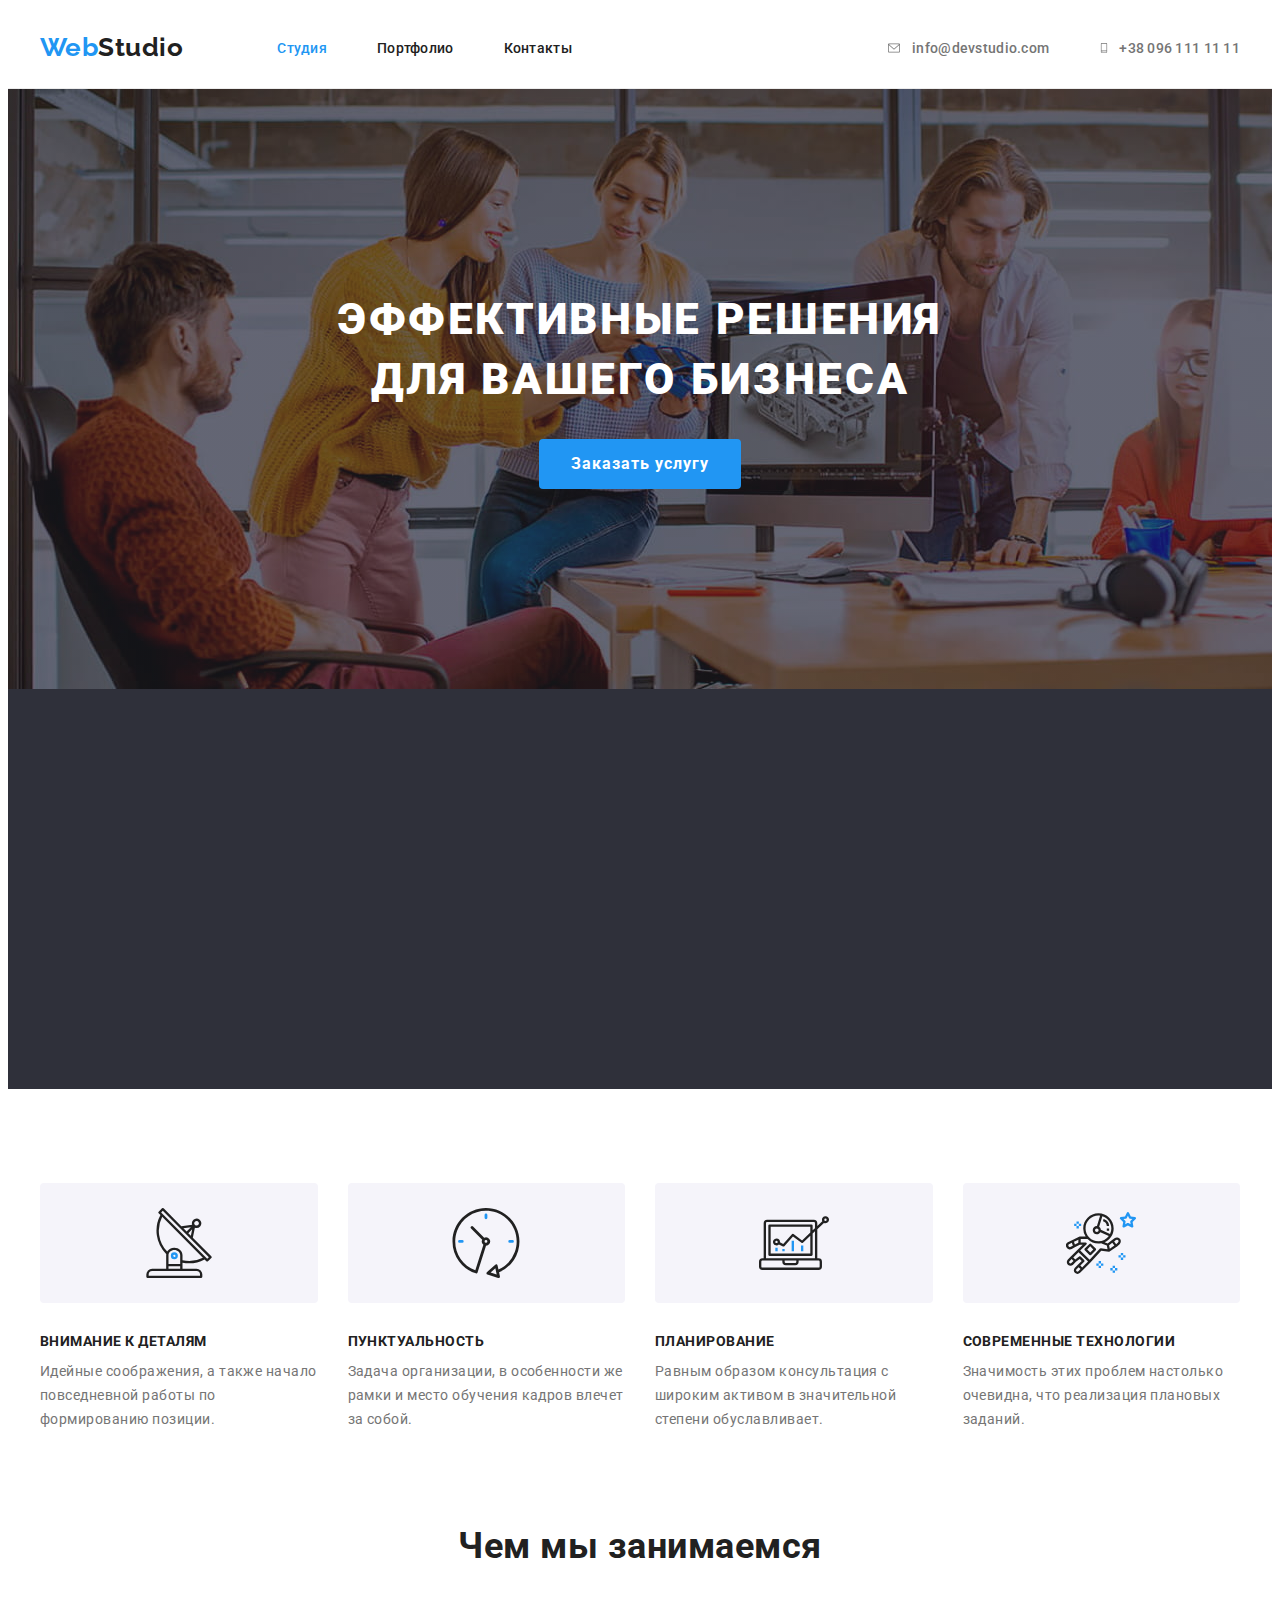
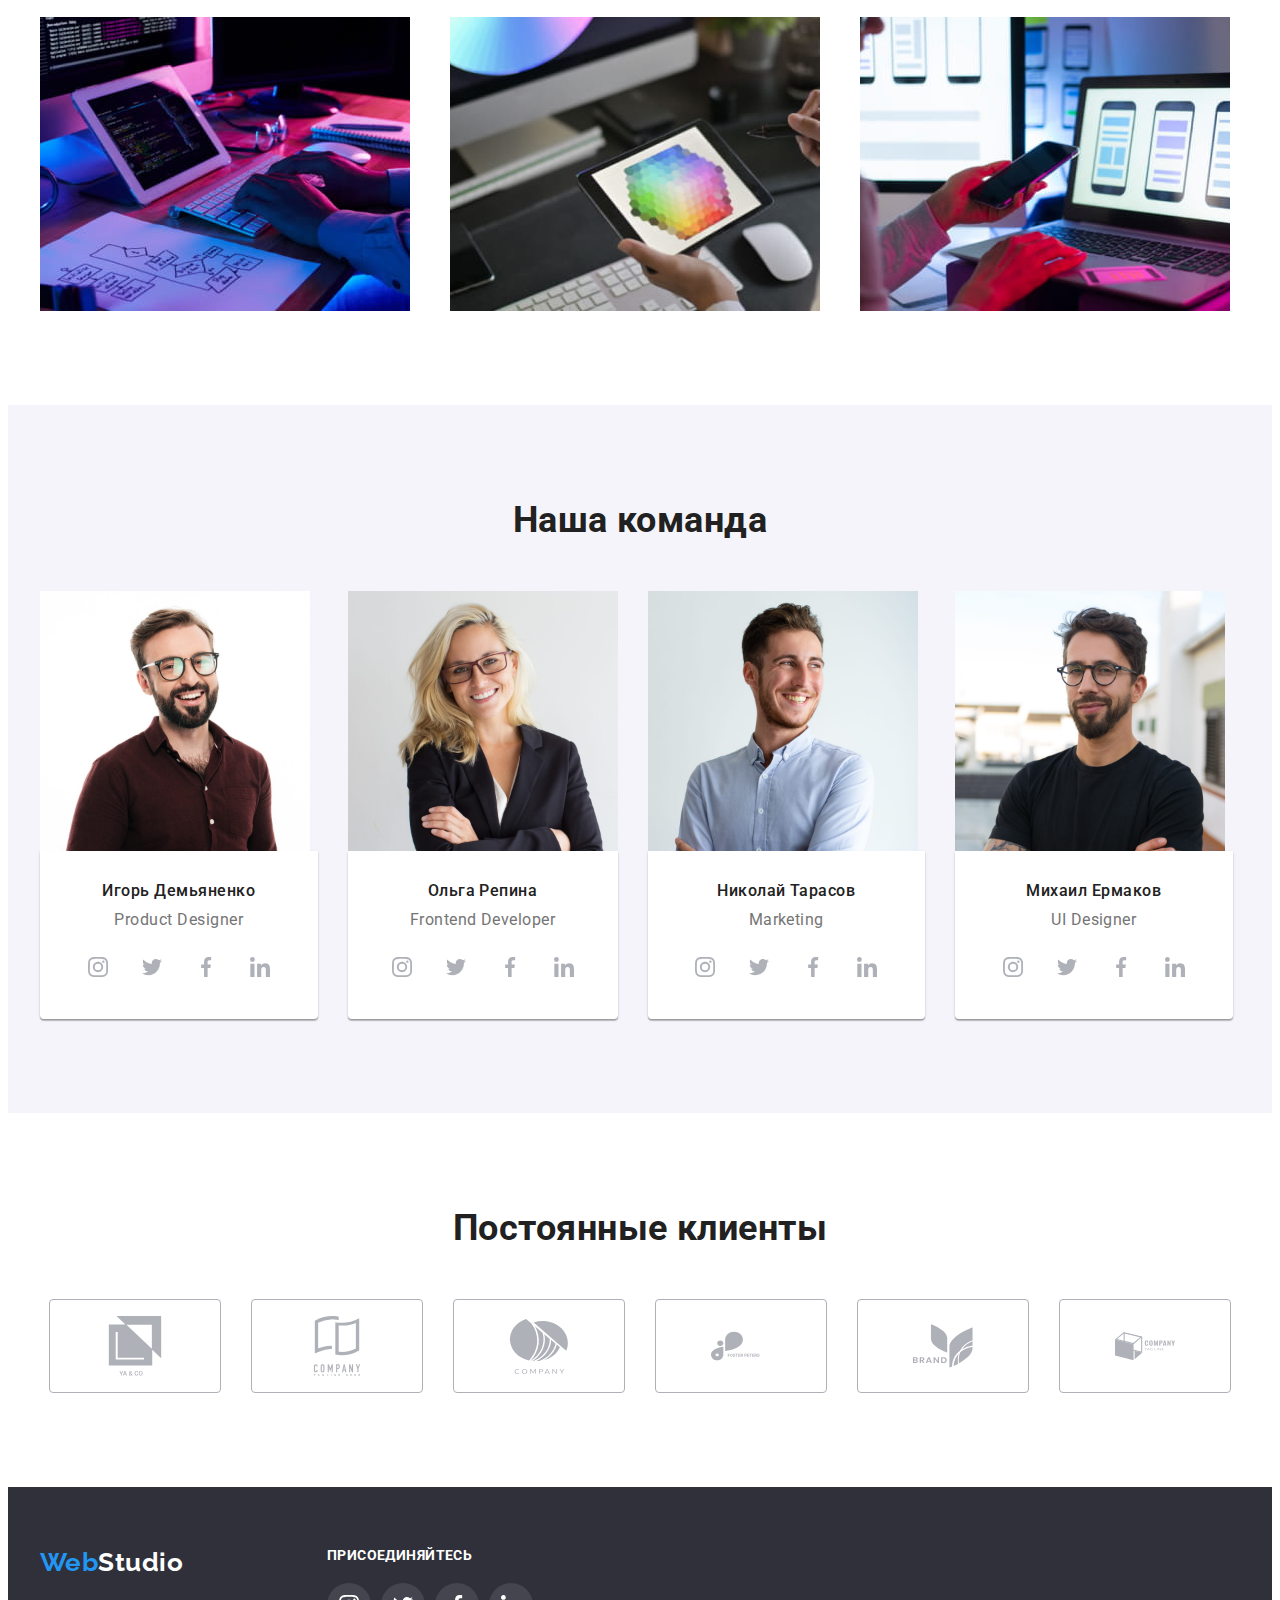
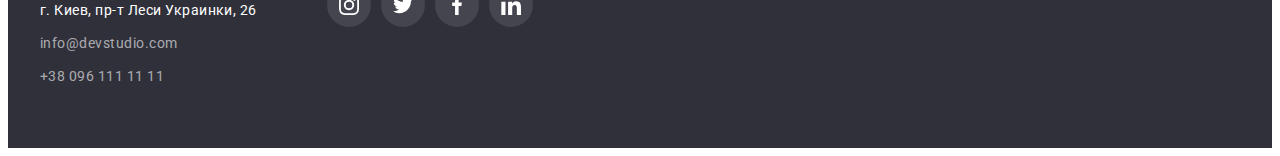
<file: index.html>
<!DOCTYPE html>
<html lang="ru">
  <head>
    <meta charset="UTF-8" />
    <meta http-equiv="X-UA-Compatible" content="IE=edge" />
    <meta name="viewport" content="width=device-width, initial-scale=1.0" />
    <title>WebStudio</title>
    <link rel="preconnect" href="https://fonts.googleapis.com" />
    <link rel="preconnect" href="https://fonts.gstatic.com" crossorigin />
    <link rel="preconnect" href="https://fonts.googleapis.com" />
    <link rel="preconnect" href="https://fonts.gstatic.com" crossorigin />
    <link
      href="https://fonts.googleapis.com/css2?family=Raleway:wght@700&family=Roboto:wght@400;500;700;900&display=swap"
      rel="stylesheet"
    />
    <link
      rel="stylesheet"
      href="https://cdnjs.cloudflare.com/ajax/libs/modern-normalize/1.1.0/modern-normalize.min.css"
      integrity="sha512-wpPYUAdjBVSE4KJnH1VR1HeZfpl1ub8YT/NKx4PuQ5NmX2tKuGu6U/JRp5y+Y8XG2tV+wKQpNHVUX03MfMFn9Q=="
      crossorigin="anonymous"
      referrerpolicy="no-referrer"
    />
    <link rel="stylesheet" href="./css/styles.css" />
  </head>

  <body>
    <!-- Header -->
    <header class="header">
      <div class="container">
        <a href="./index.html" class="logo link"><span class="logo-clr">Web</span>Studio</a>
        <nav class="nav">
          <ul class="nav-list list">
            <li class="nav-list-item">
              <a href="./index.html" class="nav-list-link link active">Студия</a>
            </li>
            <li class="nav-list-item">
              <a href="./portfolio.html" class="nav-list-link link">Портфолио</a>
            </li>
            <li class="nav-list-item"><a href="" class="nav-list-link link">Контакты</a></li>
          </ul>
        </nav>
        <ul class="contact-list list">
          <li class="contact-list-item">
            <a href="mailto:info@devstudio.com" class="contact-list-link link">
              <svg class="icon-envelope" width="16" height="12">
                <use href="./images/icons.svg#icon-envelope"></use>
              </svg>
              info@devstudio.com</a
            >
          </li>
          <li class="contact-list-item">
            <a href="tel:+380961111111" class="contact-list-link link">
              <svg class="icon-smartphone" width="10" height="16">
                <use href="./images/icons.svg#icon-smartphone"></use>
              </svg>
              +38 096 111 11 11</a
            >
          </li>
        </ul>
      </div>
    </header>
    <!-- Main -->
    <main>
      <!-- Hero section -->
      <section class="hero-section">
        <div class="container">
          <h1 class="hero-title">
            Эффективные решения <br />
            для вашего бизнеса
          </h1>
          <button type="button" class="hero-btn">Заказать услугу</button>
        </div>
      </section>
      <!-- Feature section -->
      <section class="feature-section">
        <div class="container">
          <h2 class="visually-hidden">Особенности</h2>
          <ul class="feature-list card-set list">
            <li class="feature-list-item card-set-item">
              <div class="icon-feature">
                <svg width="70" height="70">
                  <use href="./images/icons.svg#icon-antenna"></use>
                </svg>
              </div>
              <h3 class="feature-list-title">Внимание к деталям</h3>
              <p class="feature-list-txt">
                Идейные соображения, а также начало повседневной работы по формированию позиции.
              </p>
            </li>
            <li class="feature-list-item card-set-item">
              <div class="icon-feature">
                <svg width="70" height="70">
                  <use href="./images/icons.svg#icon-clock"></use>
                </svg>
              </div>
              <h3 class="feature-list-title">Пунктуальность</h3>
              <p class="feature-list-txt">
                Задача организации, в особенности же рамки и место обучения кадров влечет за собой.
              </p>
            </li>
            <li class="feature-list-item card-set-item">
              <div class="icon-feature">
                <svg width="70" height="70">
                  <use href="./images/icons.svg#icon-diagram"></use>
                </svg>
              </div>
              <h3 class="feature-list-title">Планирование</h3>
              <p class="feature-list-txt">
                Равным образом консультация с широким активом в значительной степени обуславливает.
              </p>
            </li>
            <li class="feature-list-item card-set-item">
              <div class="icon-feature">
                <svg width="70" height="70">
                  <use href="./images/icons.svg#icon-astronaut"></use>
                </svg>
              </div>
              <h3 class="feature-list-title">Современные технологии</h3>
              <p class="feature-list-txt">
                Значимость этих проблем настолько очевидна, что реализация плановых заданий.
              </p>
            </li>
          </ul>
        </div>
      </section>
      <!-- Engage section -->
      <section class="engage-section section">
        <div class="container">
          <h2 class="engage-title">Чем мы занимаемся</h2>
          <ul class="engage-list card-set list">
            <li class="engage-list-item card-set-item">
              <img
                src="./images/engage/engage-img-1.jpg"
                alt="Работник пишет код на клавиатуре"
                width="370"
                height="294"
              />
            </li>
            <li class="engage-list-item card-set-item">
              <img
                src="./images/engage/engage-img-2.jpg"
                alt="Работник рисует на планшете"
                width="370"
                height="294"
              />
            </li>
            <li class="engage-list-item card-set-item">
              <img
                src="./images/engage/engage-img-3.jpg"
                alt="Работник проверяет телефон"
                width="370"
                height="294"
              />
            </li>
          </ul>
        </div>
      </section>
      <!-- Team section -->
      <section class="team-section section">
        <div class="container">
          <h2 class="team-title">Наша команда</h2>
          <ul class="card-set list">
            <li class="team-list-item card-set-item">
              <img
                src="./images/team/team-img-1.jpg"
                alt="Работник Игорь"
                width="270"
                height="260"
              />
              <div class="team-list-content">
                <h3 class="team-list-title">Игорь Демьяненко</h3>
                <p lang="en" class="team-list-txt">Product Designer</p>
                <ul class="social-list list">
                  <li class="social-list-item">
                    <a
                      class="social-list-link link"
                      href="https://www.instagram.com/"
                      target="_blank"
                      rel="noopener noreferrer"
                      arial-label="Иконка instagram"
                    >
                      <svg width="20" height="20">
                        <use href="./images/icons.svg#icon-instagram"></use>
                      </svg>
                    </a>
                  </li>
                  <li class="social-list-item">
                    <a
                      class="social-list-link link"
                      href="https://twitter.com/"
                      target="_blank"
                      rel="noopener noreferrer"
                      arial-label="Иконка twitter"
                    >
                      <svg width="20" height="20">
                        <use href="./images/icons.svg#icon-twitter"></use>
                      </svg>
                    </a>
                  </li>
                  <li class="social-list-item">
                    <a
                      class="social-list-link link"
                      href="httpfacebook.com/"
                      target="_blank"
                      rel="noopener noreferrer"
                      arial-label="Иконка facebook"
                    >
                      <svg width="20" height="20">
                        <use href="./images/icons.svg#icon-facebook"></use>
                      </svg>
                    </a>
                  </li>
                  <li class="social-list-item">
                    <a
                      class="social-list-link link"
                      href="httplinkedin.com/"
                      target="_blank"
                      rel="noopener noreferrer"
                      arial-label="Иконка linkedin"
                    >
                      <svg width="20" height="20">
                        <use href="./images/icons.svg#icon-linkedin"></use>
                      </svg>
                    </a>
                  </li>
                </ul>
              </div>
            </li>
            <li class="team-list-item-item">
              <img
                src="./images/team/team-img-2.jpg"
                alt="Работница Ольга"
                width="270"
                height="260"
              />
              <div class="team-list-content">
                <h3 class="team-list-title">Ольга Репина</h3>
                <p lang="en" class="team-list-txt">Frontend Developer</p>
                <ul class="social-list list">
                  <li class="social-list-item">
                    <a
                      class="social-list-link"
                      href="https://www.instagram.com/"
                      target="_blank"
                      rel="noopener noreferrer"
                      arial-label="Иконка instagram"
                    >
                      <svg width="20" height="20">
                        <use href="./images/icons.svg#icon-instagram"></use>
                      </svg>
                    </a>
                  </li>
                  <li class="social-list-item">
                    <a
                      class="social-list-link"
                      href="https://twitter.com/"
                      target="_blank"
                      rel="noopener noreferrer"
                      arial-label="Иконка twitter"
                    >
                      <svg width="20" height="20">
                        <use href="./images/icons.svg#icon-twitter"></use>
                      </svg>
                    </a>
                  </li>
                  <li class="social-list-item">
                    <a
                      class="social-list-link"
                      href="https://www.facebook.com/"
                      target="_blank"
                      rel="noopener noreferrer"
                      arial-label="Иконка facebook"
                    >
                      <svg width="20" height="20">
                        <use href="./images/icons.svg#icon-facebook"></use>
                      </svg>
                    </a>
                  </li>
                  <li class="social-list-item">
                    <a
                      class="social-list-link"
                      href="https://www.linkedin.com/"
                      target="_blank"
                      rel="noopener noreferrer"
                      arial-label="Иконка linkedin"
                    >
                      <svg width="20" height="20">
                        <use href="./images/icons.svg#icon-linkedin"></use>
                      </svg>
                    </a>
                  </li>
                </ul>
              </div>
            </li>
            <li class="team-list-item card-set-item">
              <img
                src="./images/team/team-img-3.jpg"
                alt="Работник Николай"
                width="270"
                height="260"
              />
              <div class="team-list-content">
                <h3 class="team-list-title">Николай Тарасов</h3>
                <p lang="en" class="team-list-txt">Marketing</p>
                <ul class="social-list list">
                  <li class="social-list-item">
                    <a
                      class="social-list-link"
                      href="https://www.instagram.com/"
                      target="_blank"
                      rel="noopener noreferrer"
                      arial-label="Иконка instagram"
                    >
                      <svg width="20" height="20">
                        <use href="./images/icons.svg#icon-instagram"></use>
                      </svg>
                    </a>
                  </li>
                  <li class="social-list-item">
                    <a
                      class="social-list-link"
                      href="https://twitter.com/"
                      target="_blank"
                      rel="noopener noreferrer"
                      arial-label="Иконка twitter"
                    >
                      <svg width="20" height="20">
                        <use href="./images/icons.svg#icon-twitter"></use>
                      </svg>
                    </a>
                  </li>
                  <li class="social-list-item">
                    <a
                      class="social-list-link"
                      href="https://www.facebook.com/"
                      target="_blank"
                      rel="noopener noreferrer"
                      arial-label="Иконка facebook"
                    >
                      <svg width="20" height="20">
                        <use href="./images/icons.svg#icon-facebook"></use>
                      </svg>
                    </a>
                  </li>
                  <li class="social-list-item">
                    <a
                      class="social-list-link"
                      href="https://www.linkedin.com/"
                      target="_blank"
                      rel="noopener noreferrer"
                      arial-label="Иконка linkedin"
                    >
                      <svg width="20" height="20">
                        <use href="./images/icons.svg#icon-linkedin"></use>
                      </svg>
                    </a>
                  </li>
                </ul>
              </div>
            </li>
            <li class="team-list-item card-set-item">
              <img
                src="./images/team/team-img-4.jpg"
                alt="Работник Михаил"
                width="270"
                height="260"
              />
              <div class="team-list-content">
                <h3 class="team-list-title">Михаил Ермаков</h3>
                <p lang="en" class="team-list-txt">UI Designer</p>
                <ul class="social-list list">
                  <li class="social-list-item">
                    <a
                      class="social-list-link"
                      href="https://www.instagram.com/"
                      target="_blank"
                      rel="noopener noreferrer"
                      arial-label="Иконка instagram"
                    >
                      <svg width="20" height="20">
                        <use href="./images/icons.svg#icon-instagram"></use>
                      </svg>
                    </a>
                  </li>
                  <li class="social-list-item">
                    <a
                      class="social-list-link"
                      href="https://twitter.com/"
                      target="_blank"
                      rel="noopener noreferrer"
                      arial-label="Иконка twitter"
                    >
                      <svg width="20" height="20">
                        <use href="./images/icons.svg#icon-twitter"></use>
                      </svg>
                    </a>
                  </li>
                  <li class="social-list-item">
                    <a
                      class="social-list-link"
                      href="https://www.facebook.com/"
                      target="_blank"
                      rel="noopener noreferrer"
                      arial-label="Иконка facebook"
                    >
                      <svg width="20" height="20">
                        <use href="./images/icons.svg#icon-facebook"></use>
                      </svg>
                    </a>
                  </li>
                  <li class="social-list-item">
                    <a
                      class="social-list-link"
                      href="https://www.linkedin.com/"
                      target="_blank"
                      rel="noopener noreferrer"
                      arial-label="Иконка linkedin"
                    >
                      <svg width="20" height="20">
                        <use href="./images/icons.svg#icon-linkedin"></use>
                      </svg>
                    </a>
                  </li>
                </ul>
              </div>
            </li>
          </ul>
        </div>
      </section>
      <!-- Clients-section-->
      <section class="clients-section section">
        <div class="container">
          <h2 class="clients-title">Постоянные клиенты</h2>
          <ul class="clients-list list">
            <li class="clients-list-item">
              <a href="" class="clients-list-link" aria-label="Логотип первой комании">
                <svg width="106" height="60">
                  <use href="./images/icons.svg#icon-company-1"></use>
                </svg>
              </a>
            </li>
            <li class="clients-list-item">
              <a href="" class="clients-list-link" aria-label="Логотип второй комании">
                <svg width="106" height="60">
                  <use href="./images/icons.svg#icon-company-2"></use>
                </svg>
              </a>
            </li>
            <li class="clients-list-item">
              <a href="" class="clients-list-link" aria-label="Логотип третей комании">
                <svg width="106" height="60">
                  <use href="./images/icons.svg#icon-company-3"></use>
                </svg>
              </a>
            </li>
            <li class="clients-list-item">
              <a href="" class="clients-list-link" aria-label="Логотип четвертой комании">
                <svg width="106" height="60">
                  <use href="./images/icons.svg#icon-company-4"></use>
                </svg>
              </a>
            </li>
            <li class="clients-list-item">
              <a href="" class="clients-list-link" aria-label="Логотип пятой комании">
                <svg width="106" height="60">
                  <use href="./images/icons.svg#icon-company-5"></use>
                </svg>
              </a>
            </li>
            <li class="clients-list-item">
              <a href="" class="clients-list-link" aria-label="Логотип шестой комании">
                <svg width="106" height="60">
                  <use href="./images/icons.svg#icon-company-6"></use>
                </svg>
              </a>
            </li>
          </ul>
        </div>
      </section>
    </main>
    <!-- Footer -->
    <footer class="footer">
      <div class="footer-container container">
        <div class="footer-item">
          <a href="./index.html" class="logo-light logo link"
            ><span class="logo-clr">Web</span>Studio</a
          >
          <address class="address">
            <ul class="address-list list">
              <li class="address-list-item street">
                <a
                  href="https://goo.gl/maps/L4N7FVB9bXjK6bW5A"
                  target="_blank"
                  rel="noopener noreferrer"
                  class="address-list-link link"
                  >г. Киев, пр-т Леси Украинки, 26</a
                >
              </li>
              <li class="address-list-item">
                <a href="mailto:info@devstudio.com" class="address-list-link link"
                  >info@devstudio.com</a
                >
              </li>
              <li class="address-list-item">
                <a href="tel:+380961111111" class="address-list-link link">+38 096 111 11 11</a>
              </li>
            </ul>
          </address>
        </div>
        <div class="footer-social">
          <h2 class="footer-social-title">присоединяйтесь</h2>
          <ul class="footer-social-list list">
            <li class="social-list-item">
              <a
                class="social-list-link link"
                href="https://www.instagram.com/"
                target="_blank"
                rel="noopener noreferrer"
                aria-label="Иконка instagram"
              >
                <svg width="20" height="20">
                  <use href="./images/icons.svg#icon-instagram"></use>
                </svg>
              </a>
            </li>
            <li class="social-list-item">
              <a
                class="social-list-link link"
                href="https://twitter.com/"
                target="_blank"
                rel="noopener noreferrer"
                aria-label="Иконка twitter"
              >
                <svg width="20" height="20">
                  <use href="./images/icons.svg#icon-twitter"></use>
                </svg>
              </a>
            </li>
            <li class="social-list-item">
              <a
                class="social-list-link link"
                href="https://www.facebook.com/"
                target="_blank"
                rel="noopener noreferrer"
                aria-label="Иконка facebook"
              >
                <svg width="20" height="20">
                  <use href="./images/icons.svg#icon-facebook"></use>
                </svg>
              </a>
            </li>
            <li class="social-list-item">
              <a
                class="social-list-link link"
                href="https://www.linkedin.com/"
                target="_blank"
                rel="noopener noreferrer"
                aria-label="Иконка linkedin"
              >
                <svg width="20" height="20">
                  <use href="./images/icons.svg#icon-linkedin"></use>
                </svg>
              </a>
            </li>
          </ul>
        </div>
      </div>
    </footer>
  </body>
</html>
</file>
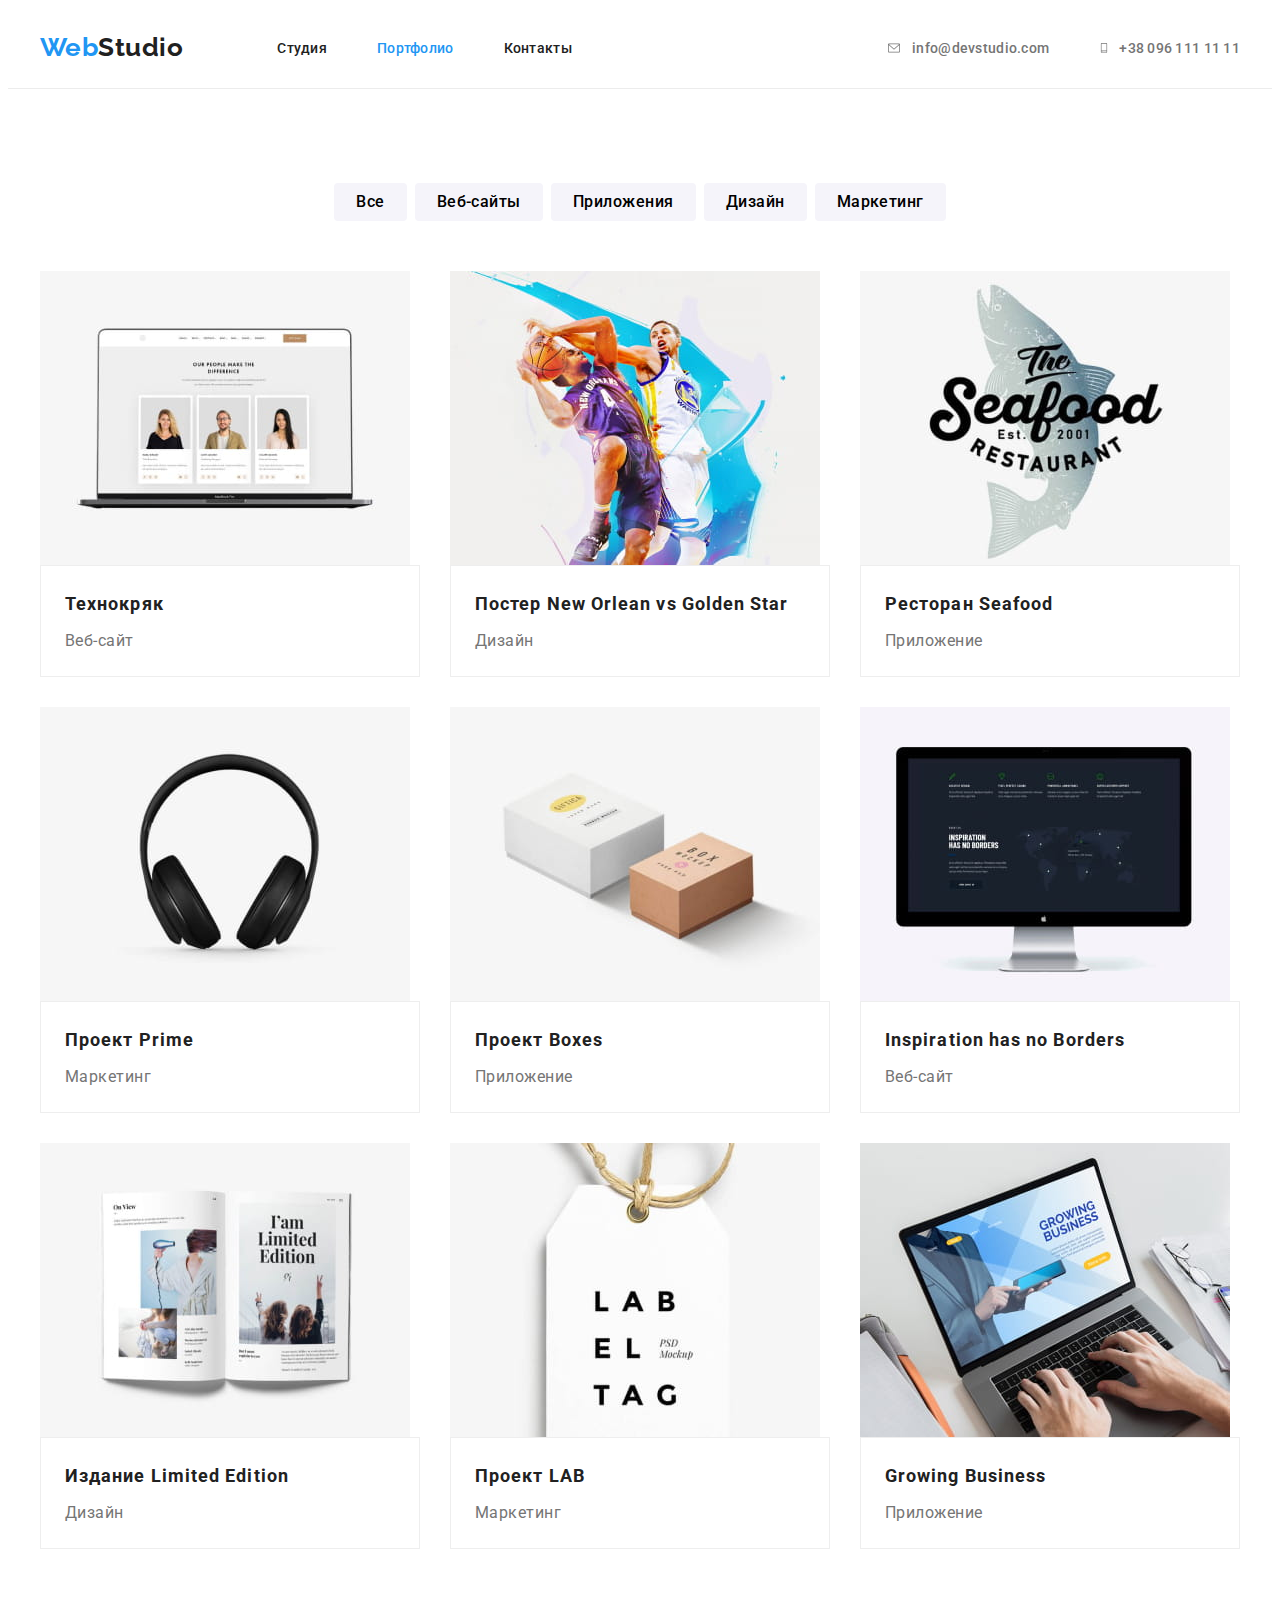
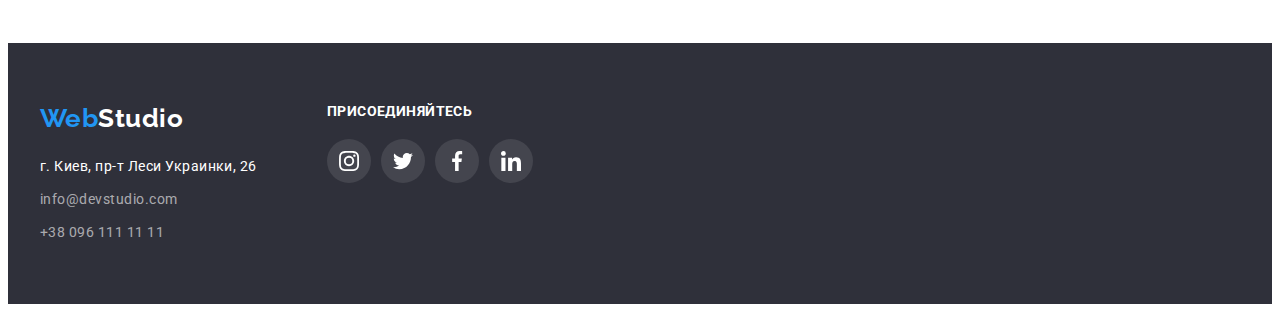
<file: portfolio.html>
<!DOCTYPE html>
<html lang="ru">
  <head>
    <meta charset="UTF-8" />
    <meta http-equiv="X-UA-Compatible" content="IE=edge" />
    <meta name="viewport" content="width=device-width, initial-scale=1.0" />
    <title>Портфолио</title>
    <link rel="preconnect" href="https://fonts.googleapis.com" />
    <link rel="preconnect" href="https://fonts.gstatic.com" crossorigin />
    <link rel="preconnect" href="https://fonts.googleapis.com" />
    <link rel="preconnect" href="https://fonts.gstatic.com" crossorigin />
    <link
      href="https://fonts.googleapis.com/css2?family=Raleway:wght@700&family=Roboto:wght@400;500;700;900&display=swap"
      rel="stylesheet"
    />
    <link
      rel="stylesheet"
      href="https://cdnjs.cloudflare.com/ajax/libs/modern-normalize/1.1.0/modern-normalize.min.css"
      integrity="sha512-wpPYUAdjBVSE4KJnH1VR1HeZfpl1ub8YT/NKx4PuQ5NmX2tKuGu6U/JRp5y+Y8XG2tV+wKQpNHVUX03MfMFn9Q=="
      crossorigin="anonymous"
      referrerpolicy="no-referrer"
    />
    <link rel="stylesheet" href="./css/styles.css" />
  </head>
  <body>
    <!-- Header -->
    <header class="header">
      <div class="container">
        <a href="./index.html" class="logo link"><span class="logo-clr">Web</span>Studio</a>
        <nav class="nav">
          <ul class="nav-list list">
            <li class="nav-list-item">
              <a href="./index.html" class="nav-list-link link">Студия</a>
            </li>
            <li class="nav-list-item">
              <a href="./portfolio.html" class="nav-list-link link active">Портфолио</a>
            </li>
            <li class="nav-list-item"><a href="" class="nav-list-link link">Контакты</a></li>
          </ul>
        </nav>
        <ul class="contact-list list">
          <li class="contact-list-item">
            <a href="mailto:info@devstudio.com" class="contact-list-link link">
              <svg class="icon-envelope" width="16" height="12">
                <use href="./images/icons.svg#icon-envelope"></use>
              </svg>
              info@devstudio.com</a
            >
          </li>
          <li class="contact-list-item">
            <a href="tel:+380961111111" class="contact-list-link link">
              <svg class="icon-smartphone" width="10" height="16">
                <use href="./images/icons.svg#icon-smartphone"></use>
              </svg>
              +38 096 111 11 11</a
            >
          </li>
        </ul>
      </div>
    </header>
    <!-- Main -->
    <main>
      <section class="portfolio-section section">
        <div class="container">
          <h1 class="visually-hidden">Портфолио</h1>
          <ul class="portfolio-list list">
            <li class="portfolio-list-item">
              <button type="button" class="portfolio-list-btn">Все</button>
            </li>
            <li class="portfolio-list-item">
              <button type="button" class="portfolio-list-btn">Веб-сайты</button>
            </li>
            <li class="portfolio-list-item">
              <button type="button" class="portfolio-list-btn">Приложения</button>
            </li>
            <li class="portfolio-list-item">
              <button type="button" class="portfolio-list-btn">Дизайн</button>
            </li>
            <li class="portfolio-list-item">
              <button type="button" class="portfolio-list-btn">Маркетинг</button>
            </li>
          </ul>
          <ul class="work-list card-set list">
            <li class="work-list-item card-set-item">
              <a href="" class="work-list-link link">
                <img
                  src="./images/portfolio/portfolio-img-1.jpg"
                  alt="Веб-сайт открыт в ноутбуке"
                  width="370"
                  height="294"
                />
                <div class="work-list-content">
                  <h2 class="work-list-title">Технокряк</h2>
                  <p class="work-list-txt">Веб-сайт</p>
                </div>
              </a>
            </li>
            <li class="work-list-item card-set-item">
              <a href="" class="work-list-link link">
                <img
                  src="./images/portfolio/portfolio-img-2.jpg"
                  alt="Два баскетболиста"
                  width="370"
                  height="294"
                />
                <div class="work-list-content">
                  <h2 class="work-list-title">Постер New Orlean vs Golden Star</h2>
                  <p class="work-list-txt">Дизайн</p>
                </div>
              </a>
            </li>
            <li class="work-list-item card-set-item">
              <a href="" class="work-list-link link">
                <img
                  src="./images/portfolio/portfolio-img-3.jpg"
                  alt="Логотип ресторана"
                  width="370"
                  height="294"
                />
                <div class="work-list-content">
                  <h2 class="work-list-title">Ресторан Seafood</h2>
                  <p class="work-list-txt">Приложение</p>
                </div>
              </a>
            </li>
            <li class="work-list-item card-set-item">
              <a href="" class="work-list-link link">
                <img
                  src="./images/portfolio/portfolio-img-4.jpg"
                  alt="Наушники"
                  width="370"
                  height="294"
                />
                <div class="work-list-content">
                  <h2 class="work-list-title">Проект Prime</h2>
                  <p class="work-list-txt">Маркетинг</p>
                </div>
              </a>
            </li>
            <li class="work-list-item card-set-item">
              <a href="" class="work-list-link link">
                <img
                  src="./images/portfolio/portfolio-img-5.jpg"
                  alt="Две коробки"
                  width="370"
                  height="294"
                />
                <div class="work-list-content">
                  <h2 class="work-list-title">Проект Boxes</h2>
                  <p class="work-list-txt">Приложение</p>
                </div>
              </a>
            </li>
            <li class="work-list-item card-set-item">
              <a href="" class="work-list-link link">
                <img
                  src="./images/portfolio/portfolio-img-6.jpg"
                  alt="Веб-сайт на мониторе компьютера"
                  width="370"
                  height="294"
                />
                <div class="work-list-content">
                  <h2 class="work-list-title">Inspiration has no Borders</h2>
                  <p class="work-list-txt">Веб-сайт</p>
                </div>
              </a>
            </li>
            <li class="work-list-item card-set-item">
              <a href="" class="work-list-link link">
                <img
                  src="./images/portfolio/portfolio-img-7.jpg"
                  alt="Открытая книга"
                  width="370"
                  height="294"
                />
                <div class="work-list-content">
                  <h2 class="work-list-title">Издание Limited Edition</h2>
                  <p class="work-list-txt">Дизайн</p>
                </div>
              </a>
            </li>
            <li class="work-list-item card-set-item">
              <a href="" class="work-list-link link">
                <img
                  src="./images/portfolio/portfolio-img-8.jpg"
                  alt="Бирка с логотипом"
                  width="370"
                  height="294"
                />
                <div class="work-list-content">
                  <h2 class="work-list-title">Проект LAB</h2>
                  <p class="work-list-txt">Маркетинг</p>
                </div>
              </a>
            </li>
            <li class="work-list-item card-set-item">
              <a href="" class="work-list-link link">
                <img
                  src="./images/portfolio/portfolio-img-9.jpg"
                  width="370"
                  height="294"
                  alt="Ноутбук с открытым приложением"
                />
                <div class="work-list-content">
                  <h2 class="work-list-title">Growing Business</h2>
                  <p class="work-list-txt">Приложение</p>
                </div>
              </a>
            </li>
          </ul>
        </div>
      </section>
    </main>
    <!-- Footer -->
    <footer class="footer">
      <div class="footer-container container">
        <div class="footer-item">
          <a href="./index.html" class="logo-light logo link"
            ><span class="logo-clr">Web</span>Studio</a
          >
          <address class="address">
            <ul class="address-list list">
              <li class="address-list-item street">
                <a
                  href="https://goo.gl/maps/L4N7FVB9bXjK6bW5A"
                  target="_blank"
                  rel="noopener noreferrer"
                  class="address-list-link link"
                  >г. Киев, пр-т Леси Украинки, 26</a
                >
              </li>
              <li class="address-list-item">
                <a href="mailto:info@devstudio.com" class="address-list-link link"
                  >info@devstudio.com</a
                >
              </li>
              <li class="address-list-item">
                <a href="tel:+380961111111" class="address-list-link link">+38 096 111 11 11</a>
              </li>
            </ul>
          </address>
        </div>
        <div class="footer-social">
          <h2 class="footer-social-title">присоединяйтесь</h2>
          <ul class="footer-social-list list">
            <li class="social-list-item">
              <a
                class="social-list-link link"
                href="https://www.instagram.com/"
                target="_blank"
                rel="noopener noreferrer"
                aria-label="Иконка instagram"
              >
                <svg width="20" height="20">
                  <use href="./images/icons.svg#icon-instagram"></use>
                </svg>
              </a>
            </li>
            <li class="social-list-item">
              <a
                class="social-list-link link"
                href="https://twitter.com/"
                target="_blank"
                rel="noopener noreferrer"
                aria-label="Иконка twitter"
              >
                <svg width="20" height="20">
                  <use href="./images/icons.svg#icon-twitter"></use>
                </svg>
              </a>
            </li>
            <li class="social-list-item">
              <a
                class="social-list-link link"
                href="https://www.facebook.com/"
                target="_blank"
                rel="noopener noreferrer"
                aria-label="Иконка facebook"
              >
                <svg width="20" height="20">
                  <use href="./images/icons.svg#icon-facebook"></use>
                </svg>
              </a>
            </li>
            <li class="social-list-item">
              <a
                class="social-list-link link"
                href="https://www.linkedin.com/"
                target="_blank"
                rel="noopener noreferrer"
                aria-label="Иконка linkedin"
              >
                <svg width="20" height="20">
                  <use href="./images/icons.svg#icon-linkedin"></use>
                </svg>
              </a>
            </li>
          </ul>
        </div>
      </div>
    </footer>
  </body>
</html>
</file>
<file: css/styles.css>
:root {
  /* fonts */
  --main-font: 'Roboto', sans-serif;
  --secondary-font: 'Raleway', sans-serif;

  /* text color */
  --main-txt-clr: #212121;
  --secondary-txt-clr: #757575;
  --light-txt-clr: #ffffff;
  --accent-clr: #2196f3;
  --icon-color: #afb1b8;
  /* bg colors */
  --dark-bg-clr: #2f303a;
  --light-bg-clr: #f5f4fa;
  /* others */
  --indent: 30px;
  --items: 3;
}

body {
  font-family: var(--main-font);
  color: var(--main-txt-clr);
  letter-spacing: 0.03em;
}
/* reset styles */
.link {
  text-decoration: none;
  color: currentColor;
  font-weight: 500;
  font-size: 14px;
  line-height: calc(16 / 14);
}
.list {
  list-style: none;
  margin: 0;
  padding: 0;
}
img {
  display: block;
}
h1,
h2,
h3,
h4,
h5,
h6,
p {
  margin: 0;
}
.container {
  width: 1200px;
  margin-left: auto;
  margin-right: auto;
  padding-left: 15px;
  padding-right: 15px;
}
.section {
  padding-top: 94px;
  padding-bottom: 94px;
}
.visually-hidden {
  position: absolute;
  width: 1px;
  height: 1px;
  margin: -1px;
  border: 0;
  padding: 0;

  white-space: nowrap;
  clip-path: inset(100%);
  clip: rect(0 0 0 0);
  overflow: hidden;
}
/* Card set */
.card-set {
  display: flex;
  flex-wrap: wrap;
  gap: var(--indent);
}
.card-set-item {
  flex-basis: calc((100% - var(--indent) * (var(--items) - 1)) / var(--items));
}
/* END Card set */

/* =========HEADER========= */
.header {
  border-bottom: 1px solid #ececec;
}
.header > .container {
  display: flex;
  align-items: center;
}
.header .logo {
  padding-top: 24px;
  padding-bottom: 25px;
  margin-right: 94px;
}
.logo {
  font-family: var(--secondary-font);
  font-weight: 700;
  font-size: 26px;
  line-height: calc(31 / 26);
}
.logo-clr {
  color: var(--accent-clr);
}
.nav-list {
  display: flex;
  gap: 50px;
}

.contact-list {
  display: flex;
  gap: 50px;
  margin-left: auto;
}
.nav-list-link {
  display: block;
  padding-top: 32px;
  padding-bottom: 32px;
  letter-spacing: 0.02em;
}
.contact-list-link {
  display: flex;
  align-items: center;
  padding-top: 32px;
  padding-bottom: 32px;

  color: var(--secondary-txt-clr);
  letter-spacing: 0.02em;
}
.icon-envelope {
  fill: currentColor;
  margin-right: 10px;
}
.icon-smartphone {
  fill: currentColor;
  margin-right: 10px;
}
.nav-list-link:hover,
.nav-list-link:focus,
.contact-list-link:hover,
.contact-list-link:focus {
  color: var(--accent-clr);
  fill: var(--accent-clr);
}
.active {
  color: var(--accent-clr);
}
/* =========END HEADER========= */

/* =========HERO SECTION========= */
.hero-section {
  padding-top: 200px;
  padding-bottom: 200px;
  margin-left: auto;
  margin-right: auto;

  max-width: 1600px;
  min-height: 600px;

  background-color: var(--dark-bg-clr);
  background-image: linear-gradient(to right, rgba(47, 48, 58, 0.4), rgba(47, 48, 58, 0.4)),
    url(../images/hero/hero-img.jpg);
  background-repeat: no-repeat;
}
.hero-section .container {
  display: flex;
  flex-direction: column;
}
.hero-title {
  margin-bottom: 30px;
  font-weight: 900;
  font-size: 44px;
  line-height: calc(60 / 44);

  text-align: center;
  letter-spacing: 0.06em;
  text-transform: uppercase;

  color: var(--light-txt-clr);
}
.hero-btn {
  min-width: 200px;
  margin-left: auto;
  margin-right: auto;
  padding: 10px 32px;

  border: none;
  border-radius: 4px;

  font-family: inherit;
  font-weight: 700;
  font-size: 16px;
  line-height: calc(30 / 16);

  align-items: center;
  text-align: center;
  letter-spacing: 0.06em;
  cursor: pointer;

  color: var(--light-txt-clr);
  background-color: var(--accent-clr);
}
.hero-btn:hover,
.hero-btn:focus {
  background: #188ce8;
}
/* =========END HERO SECTION========= */

/* =========FEATURE SECTION========= */
.feature-section {
  padding-top: 94px;
}
.feature-section .container {
  --items: 4;
}
.icon-feature {
  padding: 25px 100px;
  margin-bottom: 30px;

  border-radius: 4px;

  background-color: var(--light-bg-clr);
}
.icon-feature svg {
  display: block;
  margin-left: auto;
  margin-right: auto;
}
.feature-list-title {
  margin-bottom: 10px;
  font-size: 14px;
  line-height: calc(16 / 14);

  text-transform: uppercase;
}
.feature-list-txt {
  font-size: 14px;
  line-height: calc(24 / 14);

  color: var(--secondary-txt-clr);
}
/* =========END FEATURE SECTION========= */

/* =========ENGAGE SECTION========= */
.engage-title {
  margin-bottom: 50px;
  font-size: 36px;
  line-height: calc(42 / 36);
  text-align: center;
}
/* =========END ENGAGE SECTION========= */

/* =========TEAM SECTION========= */
.team-section {
  --items: 4;

  background-color: var(--light-bg-clr);
}
.social-list {
  display: flex;
  margin-top: 16px;
  justify-content: center;
  gap: 10px;
}
.social-list-link {
  display: flex;
  align-items: center;
  justify-content: center;

  width: 44px;
  height: 44px;
  border-radius: 50%;

  fill: var(--icon-color);
}
.social-list-link:hover,
.social-list-link:focus {
  fill: var(--light-txt-clr);
  background-color: var(--accent-clr);
}
.team-title {
  margin-bottom: 50px;

  font-size: 36px;
  line-height: calc(42 / 36);
  text-align: center;
}
.team-list-content {
  padding-top: 30px;
  padding-bottom: 30px;

  background-color: #ffffff;
  box-shadow: 0px 1px 3px rgba(0, 0, 0, 0.12), 0px 1px 1px rgba(0, 0, 0, 0.14),
    0px 2px 1px rgba(0, 0, 0, 0.2);
  border-radius: 0px 0px 4px 4px;
}
.team-list-title {
  margin-bottom: 10px;
  font-weight: 500;
  font-size: 16px;
  line-height: calc(19 / 16);

  text-align: center;
}
.team-list-txt {
  font-size: 16px;
  line-height: calc(19 / 16);

  text-align: center;

  color: var(--secondary-txt-clr);
}
/* =========END TEAM SECTION========= */

/* =========CLIENTS SECTION========= */
.clients-title {
  margin-bottom: 50px;

  font-size: 36px;
  line-height: calc(42 / 36);
  text-align: center;
}
.clients-list {
  display: flex;
  justify-content: center;
  gap: 30px;
}
.clients-list-link {
  width: 170px;
  height: 92px;
  display: flex;
  align-items: center;
  justify-content: center;
  border: 1px solid var(--icon-color);
  border-radius: 4px;
  fill: var(--icon-color);
}
.clients-list-link:hover,
.clients-list-link:focus {
  fill: var(--accent-clr);
  border-color: var(--accent-clr);
}
/* =========END CLIENTS SECTION========= */

/* =========PORTFOLIO========= */
.portfolio-list {
  display: flex;
  justify-content: center;
  margin-bottom: 50px;
  gap: 8px;
}
.portfolio-list-btn {
  min-height: 38px;
  padding: 6px 22px;
  border: none;
  border-radius: 4px;

  font-family: inherit;
  font-weight: 500;
  font-size: 16px;
  line-height: calc(26 / 16);

  letter-spacing: 0.03em;
  text-align: center;
  cursor: pointer;
  background-color: var(--light-bg-clr);
}
.portfolio-list-btn:hover,
.portfolio-list-btn:focus {
  color: var(--light-txt-clr);
  background-color: var(--accent-clr);
  box-shadow: 0px 3px 1px rgba(0, 0, 0, 0.1), 0px 1px 2px rgba(0, 0, 0, 0.08),
    0px 2px 2px rgba(0, 0, 0, 0.12);
}

.work-list-link {
  display: block;
}
.work-list-link:hover,
.work-list-link:focus {
  box-shadow: 0px 1px 1px rgba(0, 0, 0, 0.12), 0px 4px 4px rgba(0, 0, 0, 0.06),
    1px 4px 6px rgba(0, 0, 0, 0.16);
}

.work-list-content {
  padding: 20px 24px;
  background: #ffffff;
  border: 1px solid #eeeeee;
}

.work-list-title {
  margin-bottom: 4px;

  font-size: 18px;
  line-height: calc(36 / 18);

  letter-spacing: 0.06em;
}
.work-list-txt {
  font-weight: 400;
  font-size: 16px;
  line-height: calc(30 / 16);

  color: var(--secondary-txt-clr);
}
/* =========END PORTFOLIO========= */

/* =========FOOTER========= */
.footer {
  padding-top: 60px;
  padding-bottom: 60px;
  background-color: var(--dark-bg-clr);
}
.footer-container {
  display: flex;
}
.footer-item {
  margin-right: 70px;
}
.logo-light {
  display: inline-block;
  margin-bottom: 20px;
  color: var(--light-txt-clr);
}
.address-list-item:not(:last-child) {
  margin-bottom: 9px;
}
.address-list-link {
  font-style: normal;
  font-weight: 400;
  font-size: 14px;
  line-height: calc(24 / 14);

  color: rgba(255, 255, 255, 0.6);
}
.street > .address-list-link {
  color: var(--light-txt-clr);
}
.address-list-link:hover,
.address-list-link:focus {
  color: var(--accent-clr);
}
.footer-social-title {
  margin-bottom: 20px;

  font-size: 14px;
  line-height: calc(16 / 14);
  letter-spacing: 0.03em;
  text-transform: uppercase;

  color: #ffffff;
}
.footer-social-list {
  display: flex;
  gap: 10px;
}
.footer-social-list .social-list-link {
  background-color: rgba(255, 255, 255, 0.1);
  fill: var(--light-txt-clr);
}
.footer-social-list .social-list-link:hover,
.footer-social-list .social-list-link:focus {
  background-color: var(--accent-clr);
}
/* =========END FOOTER========= */
</file>
